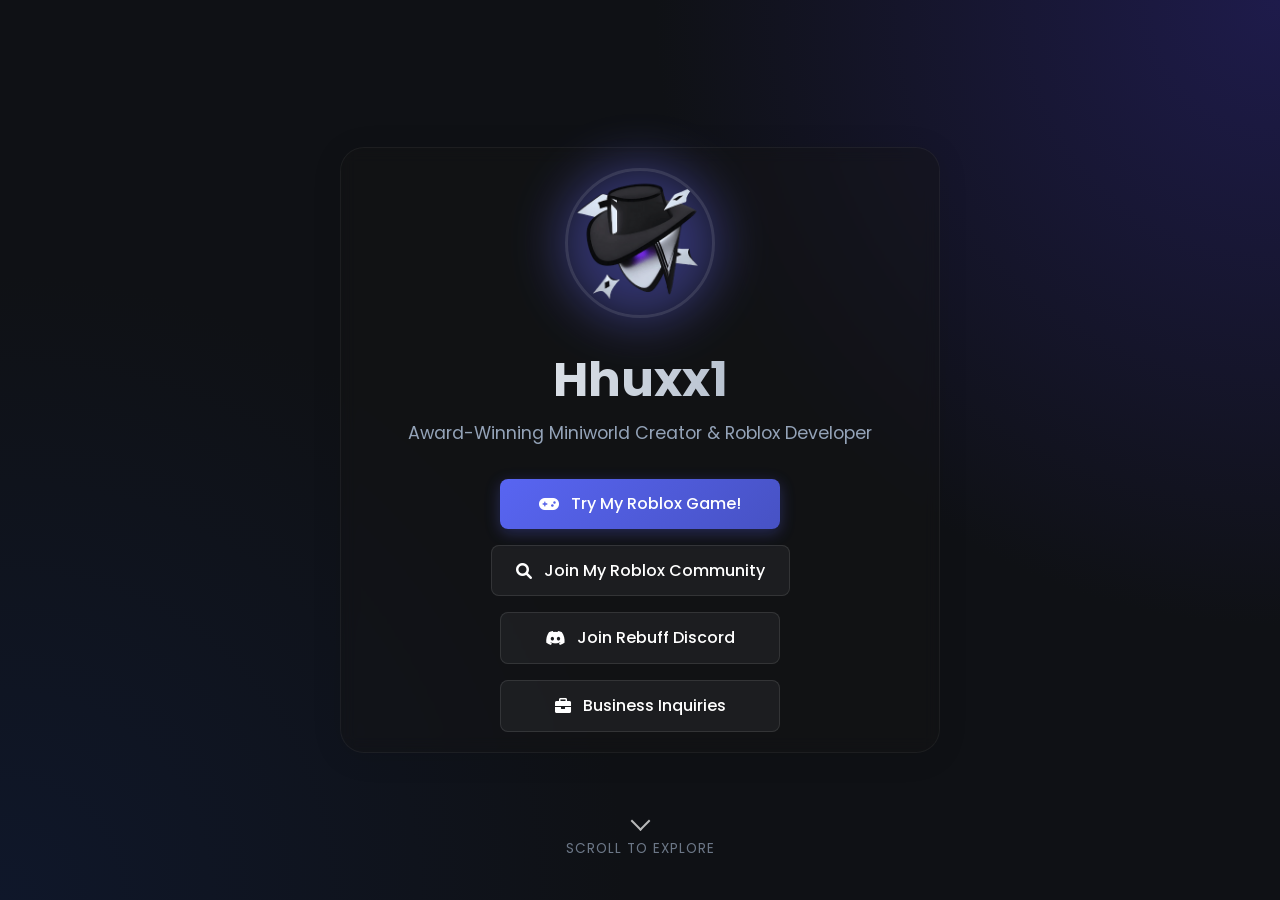
<file: index.html>
<!DOCTYPE html>
<html lang="en">
<head>
    <meta charset="UTF-8" />
    <meta name="viewport" content="width=device-width, initial-scale=1.0"/>
    <title>Hhuxx1 - Game Developer & Web Designer</title>
    <link rel="icon" href="/favicon.svg" type="image/svg+xml">
    <link rel="icon" href="/favicon.ico" type="image/x-icon">
    <link rel="stylesheet" href="style.css" />
    <link rel="stylesheet" href="https://cdnjs.cloudflare.com/ajax/libs/font-awesome/6.0.0-beta3/css/all.min.css"/>
    <link href="https://fonts.googleapis.com/css2?family=Poppins:wght@400;500;600;700&display=swap" rel="stylesheet"/>
    <script src="script.js" defer></script> 
</head>
<body>
    <main class="snap-container">
        
        <!-- Section 1: Hero/Profile -->
        <section class="section hero">
            <div class="glass-panel profile-container">
                <div class="profile-glow">
                    <img src="Hhuxx1.png" alt="Hhuxx1 Profile Picture" class="profile-img" />
                </div>
                <h1 class="name">Hhuxx1</h1>
                <p class="bio">Award-Winning Miniworld Creator & Roblox Developer</p>
                <div class="button-links">
                    <a href="https://www.roblox.com/games/105465952621899/Dont-Touch-Grass" target="_blank" class="button-link primary-btn"><i class="fa fa-gamepad"></i> Try My Roblox Game!</a>
                    <a href="https://www.roblox.com/communities/725119689/I-Love-You-3#!/about" target="_blank" class="button-link secondary-btn"><i class="fa fa-search"></i> Join My Roblox Community</a>
                    <a href="https://discord.gg/eAHaDUXW9a" target="_blank" class="button-link secondary-btn"><i class="fab fa-discord"></i> Join Rebuff Discord</a>
                    <a href="https://www.larksuite.com/invitation/page/add_contact/?token=08cm7c05-ddd8-4ec2-9392-9b8f3352e0bk" target="_blank" class="button-link secondary-btn"><i class="fas fa-briefcase"></i> Business Inquiries</a>
                </div>
            </div>
            <div class="scroll-indicator">
                <div class="arrow"></div>
                <span>Scroll to explore</span>
            </div>
        </section>

        <!-- Section 2: About/Career -->
        <section class="section about">
            <div class="glass-panel text-content">
                <h2>About Me</h2>
                <p>I began my game development journey in Miniworld, achieving 5-figure commercial success by the age of 16. Today, I'm bringing my expertise in game design, retention, and monetization to the Roblox platform, building highly engaging solo projects.</p>
                
                <h3 class="sub-heading mt-4"><i class="fas fa-code"></i> Web Development Services</h3>
                <p>Beyond gaming, I provide modern, responsive, and budget-friendly web development services tailored for small businesses—particularly within Indonesia. I build fully custom, easy-to-manage websites to help your brand establish a professional online presence without breaking the bank.</p>
            </div>
            <div class="scroll-indicator">
                <div class="arrow"></div>
            </div>
        </section>

        <!-- Section 3: Portfolio -->
        <section class="section portfolio">
            <h2>Portfolio & Projects</h2>
            <p class="subtitle">Swipe to view my highest-performing games and dev logs.</p>

            <div class="carousel-wrapper">
                <button class="carousel-arrow prev" aria-label="Previous card"><i class="fas fa-chevron-left"></i></button>
                
                <div class="carousel" id="portfolio-carousel">
                    <!-- Miniworld Cards -->
                    <div class="carousel-card glass-panel">
                        <h3>Miniworld Contest</h3>
                        <img src="/Thumb/CWR_Thumb.png" alt="Highest Revenue Map Preview" class="card-img" loading="lazy">
                        <p><strong>Highest Revenue Map</strong><br>Official 2024 Contest Winner</p>
                        <a href="https://youtube.com/@Hhuxx1" target="_blank" class="button-link small-btn"><i class="fab fa-youtube"></i> Watch Devlog</a>
                    </div>

                    <div class="carousel-card glass-panel">
                        <h3>Miniworld Contest</h3>
                        <img src="/Thumb/SRV_RAKE_Thumb.png" alt="Highest Retention Map Preview" class="card-img" loading="lazy">
                        <p><strong>Highest Retention Map</strong><br>Official 2024 Contest Winner</p>
                        <a href="https://youtube.com/@Hhuxx1" target="_blank" class="button-link small-btn"><i class="fab fa-youtube"></i> Watch Devlog</a>
                    </div>

                    <div class="carousel-card glass-panel">
                        <h3>Miniworld Contest</h3>
                        <img src="/Thumb/SPRUNKI2_Thumb.png" alt="Highest Playtime Map Preview" class="card-img" loading="lazy">
                        <p><strong>Highest Playtime Map</strong><br>Official 2024 Contest Winner</p>
                        <a href="https://youtube.com/@Hhuxx1" target="_blank" class="button-link small-btn"><i class="fab fa-youtube"></i> Watch Devlog</a>
                    </div>

                    <div class="carousel-card glass-panel">
                        <h3>Miniworld Awards</h3>
                        <img src="/Thumb/MW-Thumb.png" alt="Best Game Design Preview" class="card-img" loading="lazy">
                        <p><strong>Best Game Design</strong><br>Awarded in 2025</p>
                        <a href="https://youtube.com/@Hhuxx1" target="_blank" class="button-link small-btn"><i class="fab fa-youtube"></i> Watch Devlog</a>
                    </div>

                    <!-- Roblox Cards -->
                    <div class="carousel-card glass-panel">
                        <h3>Roblox @Hhuxx0</h3>
                        <img src="/Thumb/RBX-Thumb.png" alt="Roblox Preview" class="card-img" loading="lazy">
                        <p><strong>Do Not Touch Grass</strong><br>Upcoming fast-paced mountain Obby. Watch the dev logs!</p>
                        <a href="https://youtube.com/@Hhuxx0" target="_blank" class="button-link small-btn"><i class="fab fa-youtube"></i> Watch Gameplay</a>
                    </div>
                </div>

                <button class="carousel-arrow next" aria-label="Next card"><i class="fas fa-chevron-right"></i></button>
                <div class="carousel-dots" id="carousel-dots"></div>
            </div>
            
            <div class="scroll-indicator">
                <div class="arrow"></div>
            </div>
        </section>
        <!-- Section 4: Web App-->
        <section class="section small-webapp">
            <div class="glass-panel">
                <div class="webapp-content">
                    <h2>✨ Check out My Lightweight Web Apps</h2>
                    
                    <div class="app-grid">
                        <!-- App 1 -->
                        <a href="/BGRemover/" target="_blank" class="app-btn">
                            <div class="app-icon">🪄</div>
                            <div class="app-text">
                                <h3>Background Remover</h3>
                                <p>Tool to help remove background colors from images</p>
                            </div>
                        </a>

                        <!-- App 2 -->
                        <a href="/DefusalHexadecimalCode/" target="_blank" class="app-btn">
                            <div class="app-icon">🔐</div>
                            <div class="app-text">
                                <h3>Hexadecimal Coder</h3>
                                <p>Simple string encode & decode utility</p>
                            </div>
                        </a>

                        <!-- App 3 -->
                        <a href="/GradientApp/" target="_blank" class="app-btn">
                            <div class="app-icon">🌈</div>
                            <div class="app-text">
                                <h3>Gradient Generator</h3>
                                <p>Create and export beautiful Gradient PNGs</p>
                            </div>
                        </a>

                        <!-- App 4 -->
                        <a href="/TextureEditor/" class="app-btn">
                            <div class="app-icon">🖌️</div>
                            <div class="app-text">
                                <h3>Texture Editor</h3>
                                <p>Edit and manipulate image textures</p>
                            </div>
                        </a>

                        <!-- App 5 -->
                        <a href="/ImageResizer/" class="app-btn">
                            <div class="app-icon">🖼️</div>
                            <div class="app-text">
                                <h3>Image Resizer</h3>
                                <p>Generate multi-resolution game assets</p>
                            </div>
                        </a>

                        <!-- App 6 -->
                        <a href="Absensi-Test" class="app-btn">
                            <div class="app-icon">📋</div>
                            <div class="app-text">
                                <h3>Presence App Test</h3>
                                <p>Experimental attendance checking system</p>
                            </div>
                        </a>
                    </div>
                </div>
            </div>
        </section>
        <!-- Section 5: Contact & Connections -->
        <section class="section contact">
            <div class="glass-panel text-content qr-layout">
                <div class="contact-text">
                    <h2>Let's Connect</h2>
                    <p>Whether you want to discuss a custom website, collaborate on a Roblox game, or just talk dev—my doors are open.</p>
                    <ul class="contact-list">
                        <li><i class="fab fa-discord"></i> <strong>Community:</strong> Join the <a href="https://discord.gg/eAHaDUXW9a" target="_blank">Rebuff Discord</a></li>
                        <li><i class="fas fa-envelope"></i> <strong>Business:</strong> Send a request via my <a href="https://www.larksuite.com/invitation/page/add_contact/?token=08cm7c05-ddd8-4ec2-9392-9b8f3352e0bk" target="_blank">Larksuite Portal</a></li>
                    </ul>
                </div>
                
                <div class="qr-container">
                    <h3>My Roblox Profile</h3>
                    <div class="qr-bg">
                        <img src="MyProfileQR.png" alt="Scan to view Roblox Profile" loading="lazy" />
                    </div>
                    <p class="subtitle mt-2">Scan to connect in-game</p>
                </div>
            </div>
        </section>

    </main>
</body>
</html>
</file>
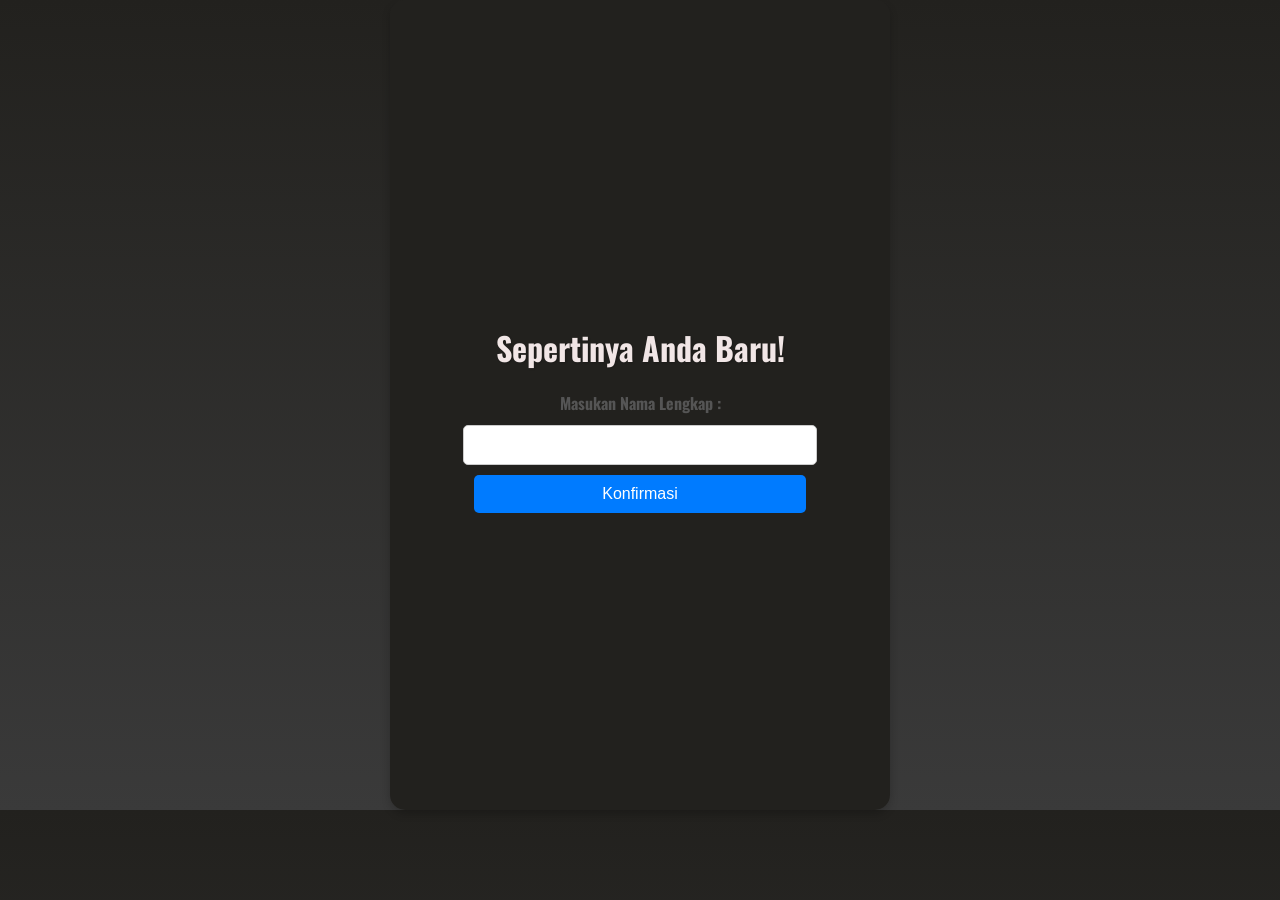
<file: Absensi-Demo/index.html>
<!DOCTYPE html>
<html>
    <head>
        <title>Presensi</title>
        <meta name="viewport" content="width=device-width, initial-scale=1.0, user-scalable=no">
        <link rel="stylesheet" type="text/css" href="style.css">
    </head>
    
    <body>
        <section></section>
        <script src="app.js"></script>
    </body>
</html>
</file>
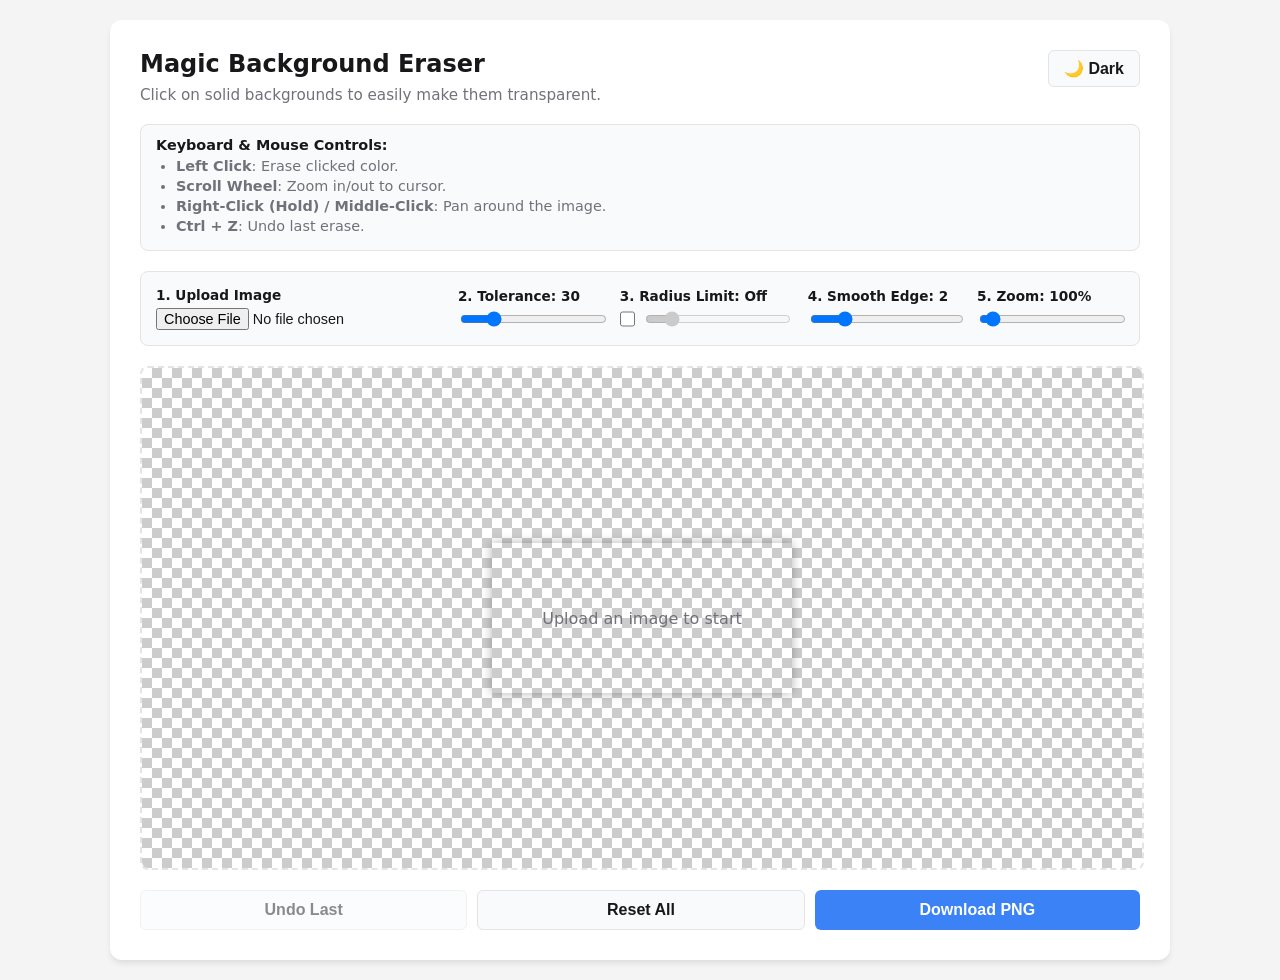
<file: BGRemover/index.html>
<!DOCTYPE html>
<html lang="en">
<head>
  <meta charset="UTF-8">
  <meta name="viewport" content="width=device-width, initial-scale=1.0">
  <title>Color-Click Background Remover</title>
  <style>
    :root {
      --bg-color: #f4f4f5;
      --card-bg: #ffffff;
      --text-main: #18181b;
      --text-muted: #71717a;
      --border-color: #e4e4e7;
      --accent: #3b82f6;
      --toolbar-bg: #f8fafc;
      --checker-dark: #ccc;
    }

    [data-theme="dark"] {
      --bg-color: #09090b;
      --card-bg: #18181b;
      --text-main: #f4f4f5;
      --text-muted: #a1a1aa;
      --border-color: #27272a;
      --toolbar-bg: #27272a;
      --checker-dark: #3f3f46;
    }
    
    body {
      font-family: system-ui, -apple-system, sans-serif;
      background-color: var(--bg-color);
      color: var(--text-main);
      display: flex;
      justify-content: center;
      align-items: center;
      min-height: 100vh;
      margin: 0;
      padding: 20px;
      box-sizing: border-box;
      transition: background-color 0.3s, color 0.3s;
    }

    .container {
      background: var(--card-bg);
      padding: 30px;
      border-radius: 12px;
      box-shadow: 0 4px 6px -1px rgba(0, 0, 0, 0.1);
      max-width: 1000px;
      width: 100%;
      display: grid;
      gap: 20px;
      transition: background-color 0.3s;
    }

    .header {
      display: flex;
      justify-content: space-between;
      align-items: flex-start;
    }

    .header-text h1 { margin: 0 0 8px 0; font-size: 1.5rem; }
    .header-text p { margin: 0; color: var(--text-muted); font-size: 0.95rem; }

    .instructions {
      background-color: var(--toolbar-bg);
      padding: 12px 15px;
      border-radius: 8px;
      border: 1px solid var(--border-color);
      font-size: 0.9rem;
    }
    .instructions h4 { margin: 0 0 5px 0; }
    .instructions ul { margin: 0; padding-left: 20px; color: var(--text-muted); }
    .instructions li { margin-bottom: 4px; }

    .toolbar {
      display: flex;
      gap: 15px;
      align-items: center;
      flex-wrap: wrap;
      background: var(--toolbar-bg);
      padding: 15px;
      border-radius: 8px;
      border: 1px solid var(--border-color);
    }

    .control-group {
      display: flex;
      flex-direction: column;
      gap: 5px;
      flex-grow: 1;
      min-width: 140px;
    }

    .control-row {
      display: flex;
      align-items: center;
      gap: 8px;
    }

    label { font-weight: 600; font-size: 0.85rem; }
    
    input[type="file"] { font-size: 0.9rem; color: var(--text-main); }
    input[type="range"] { width: 100%; cursor: pointer; }
    input[type="checkbox"] { cursor: pointer; width: 18px; height: 18px; margin: 0; }

    .canvas-container {
      width: 100%;
      height: 500px; 
      border: 2px dashed var(--border-color);
      border-radius: 8px;
      background-color: var(--card-bg);
      overflow: auto; 
      position: relative;
    }

    /* Fixed Layout: Changed to Grid with max-content so panning expands the scroll area correctly */
    .canvas-wrapper {
      display: grid;
      place-items: center;
      min-width: 100%;
      min-height: 100%;
      width: max-content;
      height: max-content;
      padding: 60px; /* Allows over-scrolling edges */
      box-sizing: border-box;
      background-image: 
        linear-gradient(45deg, var(--checker-dark) 25%, transparent 25%), 
        linear-gradient(135deg, var(--checker-dark) 25%, transparent 25%),
        linear-gradient(45deg, transparent 75%, var(--checker-dark) 75%),
        linear-gradient(135deg, transparent 75%, var(--checker-dark) 75%);
      background-size: 20px 20px;
      background-position: 0 0, 10px 0, 10px -10px, 0px 10px;
    }

    canvas {
      display: block;
      cursor: crosshair;
      box-shadow: 0 0 10px rgba(0,0,0,0.3);
    }

    .placeholder {
      position: absolute;
      top: 50%;
      left: 50%;
      transform: translate(-50%, -50%);
      color: var(--text-muted);
      pointer-events: none;
      font-weight: 500;
    }

    /* Visual brush radius ring */
    .brush-ring {
      position: fixed;
      border: 1px solid rgba(0, 0, 0, 0.7);
      border-radius: 50%;
      pointer-events: none;
      transform: translate(-50%, -50%);
      display: none;
      box-shadow: 0 0 0 1px rgba(255, 255, 255, 0.7); 
      z-index: 100;
    }

    .actions {
      display: flex;
      gap: 10px;
      flex-wrap: wrap;
    }

    button {
      background-color: var(--accent);
      color: white;
      border: none;
      padding: 10px 20px;
      border-radius: 6px;
      font-size: 1rem;
      font-weight: 600;
      cursor: pointer;
      transition: background-color 0.2s, opacity 0.2s;
      flex: 1;
      white-space: nowrap;
    }

    button:hover:not(:disabled) { background-color: #2563eb; }
    
    button.secondary { 
      background-color: var(--toolbar-bg); 
      color: var(--text-main); 
      border: 1px solid var(--border-color);
    }
    button.secondary:hover:not(:disabled) { background-color: var(--border-color); }
    button:disabled { opacity: 0.5; cursor: not-allowed; }

  </style>
</head>
<body>

  <div class="container">
    <div class="header">
      <div class="header-text">
        <h1>Magic Background Eraser</h1>
        <p>Click on solid backgrounds to easily make them transparent.</p>
      </div>
      <button class="secondary" id="themeToggle" style="flex: 0; padding: 8px 15px;">🌙 Dark</button>
    </div>

    <div class="instructions">
      <h4>Keyboard & Mouse Controls:</h4>
      <ul>
        <li><strong>Left Click</strong>: Erase clicked color.</li>
        <li><strong>Scroll Wheel</strong>: Zoom in/out to cursor.</li>
        <li><strong>Right-Click (Hold) / Middle-Click</strong>: Pan around the image.</li>
        <li><strong>Ctrl + Z</strong>: Undo last erase.</li>
      </ul>
    </div>

    <div class="toolbar">
      <div class="control-group">
        <label for="imageUpload">1. Upload Image</label>
        <input type="file" id="imageUpload" accept="image/*">
      </div>
      
      <div class="control-group">
        <label for="tolerance">2. Tolerance: <span id="tolValue">30</span></label>
        <input type="range" id="tolerance" min="0" max="150" value="30">
      </div>

      <div class="control-group">
        <label>3. Radius Limit: <span id="radValue">Off</span></label>
        <div class="control-row">
          <input type="checkbox" id="useRadius" title="Enable to limit erasure to a specific circle size">
          <input type="range" id="radiusSize" min="2" max="1000" value="150" disabled>
        </div>
      </div>

      <div class="control-group">
        <label for="smoothness">4. Smooth Edge: <span id="smoothValue">2</span></label>
        <input type="range" id="smoothness" min="0" max="10" value="2">
      </div>

      <div class="control-group">
        <label for="zoom">5. Zoom: <span id="zoomValue">100%</span></label>
        <input type="range" id="zoom" min="10" max="2000" value="100">
      </div>
    </div>

    <div class="canvas-container" id="canvasContainer">
      <div class="placeholder" id="placeholder">Upload an image to start</div>
      <div class="canvas-wrapper" id="canvasWrapper">
        <canvas id="editorCanvas"></canvas>
      </div>
    </div>
    
    <div id="brushRing" class="brush-ring"></div>

    <div class="actions">
      <button class="secondary" id="undoBtn" onclick="undoStep()" disabled>Undo Last</button>
      <button class="secondary" onclick="resetImage()">Reset All</button>
      <button onclick="downloadPNG()">Download PNG</button>
    </div>
  </div>

  <script>
    const canvas = document.getElementById('editorCanvas');
    const ctx = canvas.getContext('2d', { willReadFrequently: true });
    const upload = document.getElementById('imageUpload');
    
    // UI Elements
    const toleranceSlider = document.getElementById('tolerance');
    const tolValue = document.getElementById('tolValue');
    const zoomSlider = document.getElementById('zoom');
    const zoomValue = document.getElementById('zoomValue');
    const useRadiusCb = document.getElementById('useRadius');
    const radiusSize = document.getElementById('radiusSize');
    const radValue = document.getElementById('radValue');
    const smoothness = document.getElementById('smoothness');
    const smoothValue = document.getElementById('smoothValue');
    const brushRing = document.getElementById('brushRing');
    
    const placeholder = document.getElementById('placeholder');
    const undoBtn = document.getElementById('undoBtn');
    const canvasContainer = document.getElementById('canvasContainer');
    const themeToggle = document.getElementById('themeToggle');
    
    let originalImage = null;
    let baseScale = 1; 
    let currentScaleMultiplier = 1;
    
    // History Array for Undo
    const history = [];
    const maxHistory = 10; 

    // --- 1. Basic Events & Theme ---
    themeToggle.addEventListener('click', () => {
      const isDark = document.documentElement.getAttribute('data-theme') === 'dark';
      if (isDark) {
        document.documentElement.removeAttribute('data-theme');
        themeToggle.textContent = '🌙 Dark';
      } else {
        document.documentElement.setAttribute('data-theme', 'dark');
        themeToggle.textContent = '☀️ Light';
      }
    });

    upload.addEventListener('change', (e) => {
      const file = e.target.files[0];
      if (!file) return;
      const reader = new FileReader();
      reader.onload = (event) => {
        const img = new Image();
        img.onload = () => {
          canvas.width = img.width;
          canvas.height = img.height;
          ctx.drawImage(img, 0, 0);
          
          originalImage = img;
          placeholder.style.display = 'none';
          history.length = 0;
          undoBtn.disabled = true;

          const scaleX = (canvasContainer.clientWidth - 100) / img.width;
          const scaleY = (canvasContainer.clientHeight - 100) / img.height;
          baseScale = Math.min(scaleX, scaleY);
          if (baseScale > 1) baseScale = 1; 

          zoomSlider.value = 100;
          zoomValue.textContent = '100%';
          applyZoom();
        };
        img.src = event.target.result;
      };
      reader.readAsDataURL(file);
    });

    // --- 2. UI Updates ---
    toleranceSlider.addEventListener('input', (e) => tolValue.textContent = e.target.value);
    smoothness.addEventListener('input', (e) => smoothValue.textContent = e.target.value);
    
    useRadiusCb.addEventListener('change', (e) => {
      radiusSize.disabled = !e.target.checked;
      radValue.textContent = e.target.checked ? radiusSize.value + 'px' : 'Off';
      brushRing.style.display = e.target.checked && originalImage ? 'block' : 'none';
    });
    
    radiusSize.addEventListener('input', (e) => {
      radValue.textContent = e.target.value + 'px';
      updateBrushRingPosition();
    });

    zoomSlider.addEventListener('input', (e) => {
      zoomValue.textContent = e.target.value + '%';
      applyZoom();
    });

    function applyZoom() {
      if (!originalImage) return;
      currentScaleMultiplier = baseScale * (parseInt(zoomSlider.value) / 100);
      canvas.style.width = `${canvas.width * currentScaleMultiplier}px`;
      canvas.style.height = `${canvas.height * currentScaleMultiplier}px`;
      updateBrushRingPosition();
    }

    // --- 3. Keyboard Undo & State Management ---
    document.addEventListener('keydown', (e) => {
      if ((e.ctrlKey || e.metaKey) && e.key.toLowerCase() === 'z') {
        e.preventDefault();
        if (!undoBtn.disabled) undoStep();
      }
    });

    function saveState() {
      history.push(ctx.getImageData(0, 0, canvas.width, canvas.height));
      if (history.length > maxHistory) history.shift();
      undoBtn.disabled = false;
    }

    function undoStep() {
      if (history.length > 0) {
        const previousState = history.pop();
        ctx.putImageData(previousState, 0, 0);
        if (history.length === 0) undoBtn.disabled = true;
      }
    }

    function resetImage() {
      if (originalImage) {
        saveState(); 
        ctx.clearRect(0, 0, canvas.width, canvas.height);
        ctx.drawImage(originalImage, 0, 0);
      }
    }

    // --- 4. Interactive Zooming, Panning & Brush Ring ---
    canvasContainer.addEventListener('wheel', (e) => {
      if (!originalImage) return;
      e.preventDefault(); 
      const zoomStep = 10;
      let currentZoom = parseInt(zoomSlider.value);
      const rect = canvasContainer.getBoundingClientRect();
      const mouseX = e.clientX - rect.left;
      const mouseY = e.clientY - rect.top;

      const scrollRatioX = (canvasContainer.scrollLeft + mouseX) / canvasContainer.scrollWidth;
      const scrollRatioY = (canvasContainer.scrollTop + mouseY) / canvasContainer.scrollHeight;

      if (e.deltaY < 0) currentZoom = Math.min(parseInt(zoomSlider.max), currentZoom + zoomStep);
      else currentZoom = Math.max(parseInt(zoomSlider.min), currentZoom - zoomStep);

      zoomSlider.value = currentZoom;
      zoomValue.textContent = currentZoom + '%';
      applyZoom();

      canvasContainer.scrollLeft = (scrollRatioX * canvasContainer.scrollWidth) - mouseX;
      canvasContainer.scrollTop = (scrollRatioY * canvasContainer.scrollHeight) - mouseY;
      updateBrushRingPosition(e);
    }, { passive: false });

    // Brush Ring Visualizer Logic
    let lastMouseEvt = null;
    window.addEventListener('mousemove', (e) => {
      lastMouseEvt = e;
      updateBrushRingPosition(e);
    });

    function updateBrushRingPosition(e = lastMouseEvt) {
      if (!e || !originalImage || !useRadiusCb.checked || e.target !== canvas) {
        brushRing.style.display = 'none';
        return;
      }
      brushRing.style.display = 'block';
      const visualRadius = parseInt(radiusSize.value) * currentScaleMultiplier;
      brushRing.style.width = `${visualRadius * 2}px`;
      brushRing.style.height = `${visualRadius * 2}px`;
      brushRing.style.left = `${e.clientX}px`;
      brushRing.style.top = `${e.clientY}px`;
    }

    // Panning
    let isDragging = false;
    let startX, startY, startScrollLeft, startScrollTop;
    canvasContainer.addEventListener('contextmenu', e => e.preventDefault());

    canvasContainer.addEventListener('mousedown', (e) => {
      if (e.button === 1 || e.button === 2) { 
        isDragging = true;
        canvasContainer.style.cursor = 'grabbing';
        startX = e.pageX - canvasContainer.offsetLeft;
        startY = e.pageY - canvasContainer.offsetTop;
        startScrollLeft = canvasContainer.scrollLeft;
        startScrollTop = canvasContainer.scrollTop;
      }
    });

    window.addEventListener('mouseup', (e) => {
      if (isDragging && (e.button === 1 || e.button === 2)) {
        isDragging = false;
        canvasContainer.style.cursor = 'default';
      }
    });

    canvasContainer.addEventListener('mousemove', (e) => {
      if (!isDragging) return;
      e.preventDefault();
      const x = e.pageX - canvasContainer.offsetLeft;
      const y = e.pageY - canvasContainer.offsetTop;
      canvasContainer.scrollLeft = startScrollLeft - (x - startX);
      canvasContainer.scrollTop = startScrollTop - (y - startY);
    });

    // --- 5. Advanced Eraser Algorithm (Flood Fill + Radius + Smooth Mask) ---
    canvas.addEventListener('mousedown', (e) => {
      if (!originalImage || e.button !== 0) return; 

      const rect = canvas.getBoundingClientRect();
      const scaleX = canvas.width / rect.width;
      const scaleY = canvas.height / rect.height;
      const startX = Math.floor((e.clientX - rect.left) * scaleX);
      const startY = Math.floor((e.clientY - rect.top) * scaleY);
      
      performErase(startX, startY);
    });

    function performErase(startX, startY) {
      const imgData = ctx.getImageData(0, 0, canvas.width, canvas.height);
      const data = imgData.data;
      const width = canvas.width;
      const height = canvas.height;

      const startIndex = (startY * width + startX) * 4;
      const targetR = data[startIndex];
      const targetG = data[startIndex + 1];
      const targetB = data[startIndex + 2];
      const targetA = data[startIndex + 3];

      if (targetA === 0) return; 

      saveState();

      const tolerance = parseInt(toleranceSlider.value);
      const useRadius = useRadiusCb.checked;
      const maxRadius = parseInt(radiusSize.value);
      
      // Mask tracks erased pixels: 255 = erased, 0 = keep
      const mask = new Uint8Array(width * height);

      function colorMatch(x, y) {
        if (x < 0 || x >= width || y < 0 || y >= height) return false;
        if (mask[y * width + x] === 255) return false; 
        
        if (useRadius) {
          if (Math.hypot(x - startX, y - startY) > maxRadius) return false;
        }

        const idx = (y * width + x) * 4;
        if (data[idx + 3] === 0) return false; 

        const r = data[idx];
        const g = data[idx + 1];
        const b = data[idx + 2];
        const dist = Math.sqrt(Math.pow(r - targetR, 2) + Math.pow(g - targetG, 2) + Math.pow(b - targetB, 2));

        return dist <= tolerance;
      }

      const pixelStack = [[startX, startY]];

      while (pixelStack.length > 0) {
        let [currentX, currentY] = pixelStack.pop();

        while (currentY >= 0 && colorMatch(currentX, currentY)) {
          currentY--;
        }
        currentY++;

        let reachLeft = false, reachRight = false;

        while (currentY < height && colorMatch(currentX, currentY)) {
          mask[currentY * width + currentX] = 255; // Write to mask

          if (currentX > 0) {
            if (colorMatch(currentX - 1, currentY)) {
              if (!reachLeft) {
                pixelStack.push([currentX - 1, currentY]);
                reachLeft = true;
              }
            } else reachLeft = false;
          }

          if (currentX < width - 1) {
            if (colorMatch(currentX + 1, currentY)) {
              if (!reachRight) {
                pixelStack.push([currentX + 1, currentY]);
                reachRight = true;
              }
            } else reachRight = false;
          }

          currentY++;
        }
      }

      // Smooth mask edges using Separable Box Blur
      const smoothRad = parseInt(smoothness.value);
      if (smoothRad > 0) {
        const temp = new Uint8Array(mask.length);
        
        // Horizontal Pass
        for (let y = 0; y < height; y++) {
          for (let x = 0; x < width; x++) {
            let sum = 0, count = 0;
            for (let k = -smoothRad; k <= smoothRad; k++) {
              let nx = x + k;
              if (nx >= 0 && nx < width) {
                sum += mask[y * width + nx];
                count++;
              }
            }
            temp[y * width + x] = sum / count;
          }
        }
        // Vertical Pass
        for (let x = 0; x < width; x++) {
          for (let y = 0; y < height; y++) {
            let sum = 0, count = 0;
            for (let k = -smoothRad; k <= smoothRad; k++) {
              let ny = y + k;
              if (ny >= 0 && ny < height) {
                sum += temp[ny * width + x];
                count++;
              }
            }
            mask[y * width + x] = sum / count;
          }
        }
      }

      // Apply Final Mask against the image Alpha
      for (let i = 0; i < mask.length; i++) {
        if (mask[i] > 0) {
          const alphaIdx = i * 4 + 3;
          const removeRatio = mask[i] / 255; // Converts 0-255 back to 0.0 - 1.0 logic
          data[alphaIdx] = Math.max(0, data[alphaIdx] - (data[alphaIdx] * removeRatio));
        }
      }

      ctx.putImageData(imgData, 0, 0);
    }

    // --- 6. Downloading ---
    function downloadPNG() {
      if (!originalImage) return alert('Please upload an image first.');
      const link = document.createElement('a');
      link.download = `magic-cutout-${Date.now()}.png`;
      link.href = canvas.toDataURL('image/png');
      link.click();
    }
  </script>
</body>
</html>
</file>
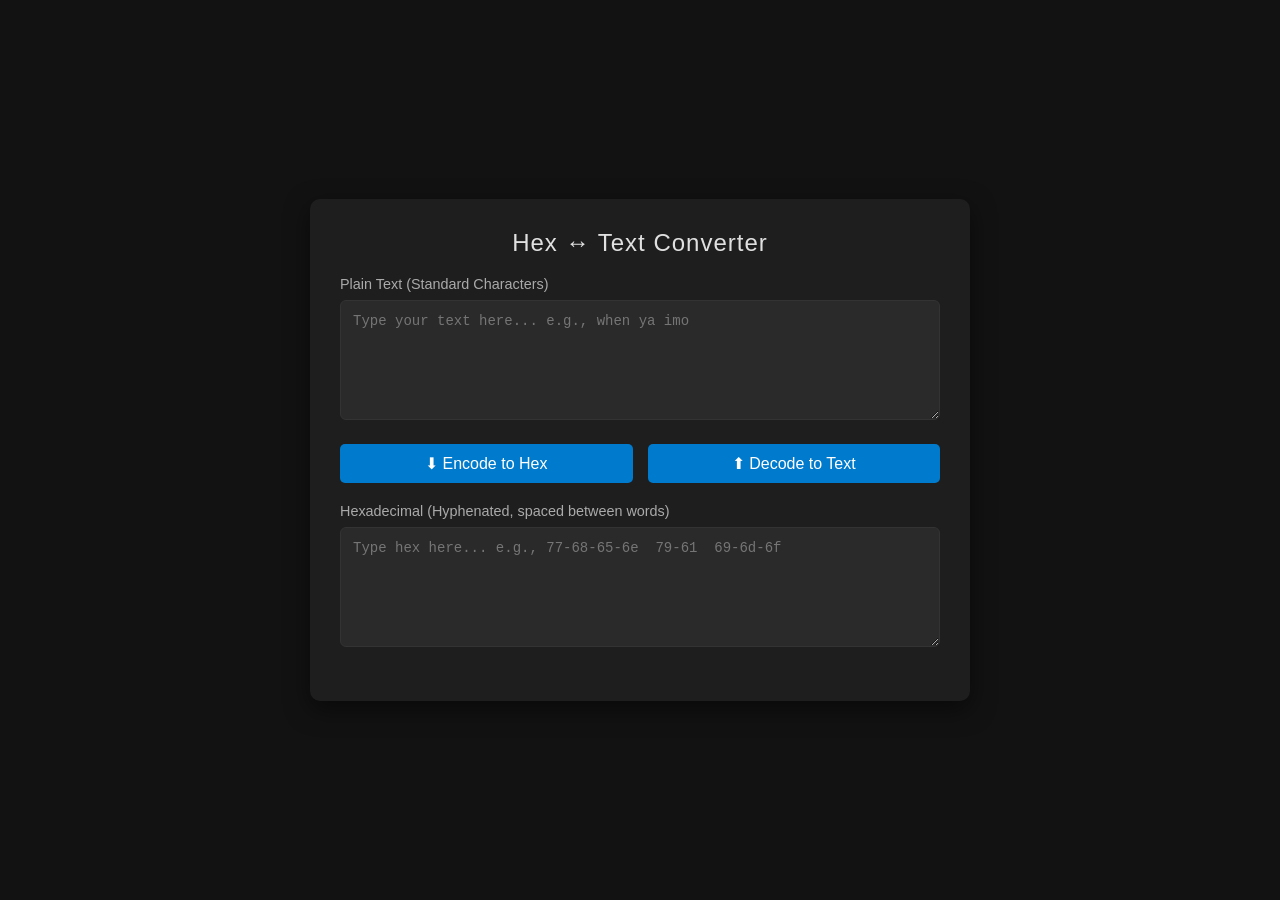
<file: DefusalHexadecimalCode/index.html>
<!DOCTYPE html>
<html lang="en">
<head>
    <meta charset="UTF-8">
    <meta name="viewport" content="width=device-width, initial-scale=1.0">
    <title>Hex Encoder / Decoder</title>
    <style>
        :root {
            --bg-color: #121212;
            --container-bg: #1e1e1e;
            --text-color: #e0e0e0;
            --border-color: #333;
            --accent-color: #007acc;
            --accent-hover: #005f99;
        }

        body {
            font-family: 'Segoe UI', Tahoma, Geneva, Verdana, sans-serif;
            background-color: var(--bg-color);
            color: var(--text-color);
            display: flex;
            justify-content: center;
            align-items: center;
            min-height: 100vh;
            margin: 0;
            padding: 20px;
            box-sizing: border-box;
        }

        .container {
            background-color: var(--container-bg);
            padding: 30px;
            border-radius: 10px;
            box-shadow: 0 8px 24px rgba(0, 0, 0, 0.5);
            width: 100%;
            max-width: 600px;
        }

        h2 {
            margin-top: 0;
            text-align: center;
            font-weight: 500;
            letter-spacing: 1px;
        }

        .input-group {
            margin-bottom: 20px;
        }

        label {
            display: block;
            margin-bottom: 8px;
            font-size: 0.9em;
            color: #aaa;
        }

        textarea {
            width: 100%;
            height: 120px;
            background-color: #2a2a2a;
            color: #fff;
            border: 1px solid var(--border-color);
            border-radius: 6px;
            padding: 12px;
            font-family: 'Courier New', Courier, monospace;
            font-size: 14px;
            resize: vertical;
            box-sizing: border-box;
            transition: border-color 0.2s;
        }

        textarea:focus {
            outline: none;
            border-color: var(--accent-color);
        }

        .controls {
            display: flex;
            gap: 15px;
            justify-content: center;
            margin: 20px 0;
        }

        button {
            background-color: var(--accent-color);
            color: white;
            border: none;
            padding: 10px 20px;
            border-radius: 5px;
            font-size: 16px;
            cursor: pointer;
            transition: background-color 0.2s;
            flex: 1;
        }

        button:hover {
            background-color: var(--accent-hover);
        }

        .error {
            color: #ff5555;
            font-size: 0.85em;
            margin-top: 5px;
            display: none;
        }
    </style>
</head>
<body>

    <div class="container">
        <h2>Hex ↔ Text Converter</h2>
        
        <div class="input-group">
            <label for="textInput">Plain Text (Standard Characters)</label>
            <textarea id="textInput" placeholder="Type your text here... e.g., when ya imo"></textarea>
        </div>

        <div class="controls">
            <button onclick="encodeText()">⬇ Encode to Hex</button>
            <button onclick="decodeHex()">⬆ Decode to Text</button>
        </div>

        <div class="input-group">
            <label for="hexInput">Hexadecimal (Hyphenated, spaced between words)</label>
            <textarea id="hexInput" placeholder="Type hex here... e.g., 77-68-65-6e  79-61  69-6d-6f"></textarea>
            <div id="errorMessage" class="error">Invalid Hex format detected.</div>
        </div>
    </div>

    <script>
        // Encodes plain text into hyphenated hex, with double spaces separating words
        function encodeText() {
            const text = document.getElementById('textInput').value;
            if (!text) {
                document.getElementById('hexInput').value = '';
                return;
            }

            // Split text by spaces to preserve word groupings
            const words = text.split(' ');
            
            const encodedWords = words.map(word => {
                // Convert each character in the word to a 2-digit hex string and join with hyphens
                return Array.from(word).map(char => {
                    return char.charCodeAt(0).toString(16).padStart(2, '0');
                }).join('-');
            });

            // Join the encoded words with a double space
            document.getElementById('hexInput').value = encodedWords.join('  ');
            hideError();
        }

        // Decodes hyphenated hex back into plain text
        function decodeHex() {
            const hex = document.getElementById('hexInput').value.trim();
            if (!hex) {
                document.getElementById('textInput').value = '';
                return;
            }

            try {
                // Split the input by spaces (handles single, double, or multiple spaces)
                const hexWords = hex.split(/\s+/);
                
                const decodedWords = hexWords.map(word => {
                    // Split the hyphenated word into individual hex codes
                    return word.split('-').map(hexCode => {
                        if (hexCode === '') return '';
                        // Parse hex to integer, then to character
                        const charCode = parseInt(hexCode, 16);
                        if (isNaN(charCode)) throw new Error('Invalid Hex');
                        return String.fromCharCode(charCode);
                    }).join('');
                });

                // Join the decoded words with a single space
                document.getElementById('textInput').value = decodedWords.join(' ');
                hideError();
            } catch (e) {
                showError();
            }
        }

        function showError() {
            document.getElementById('errorMessage').style.display = 'block';
        }

        function hideError() {
            document.getElementById('errorMessage').style.display = 'none';
        }
    </script>
</body>
</html>
</file>
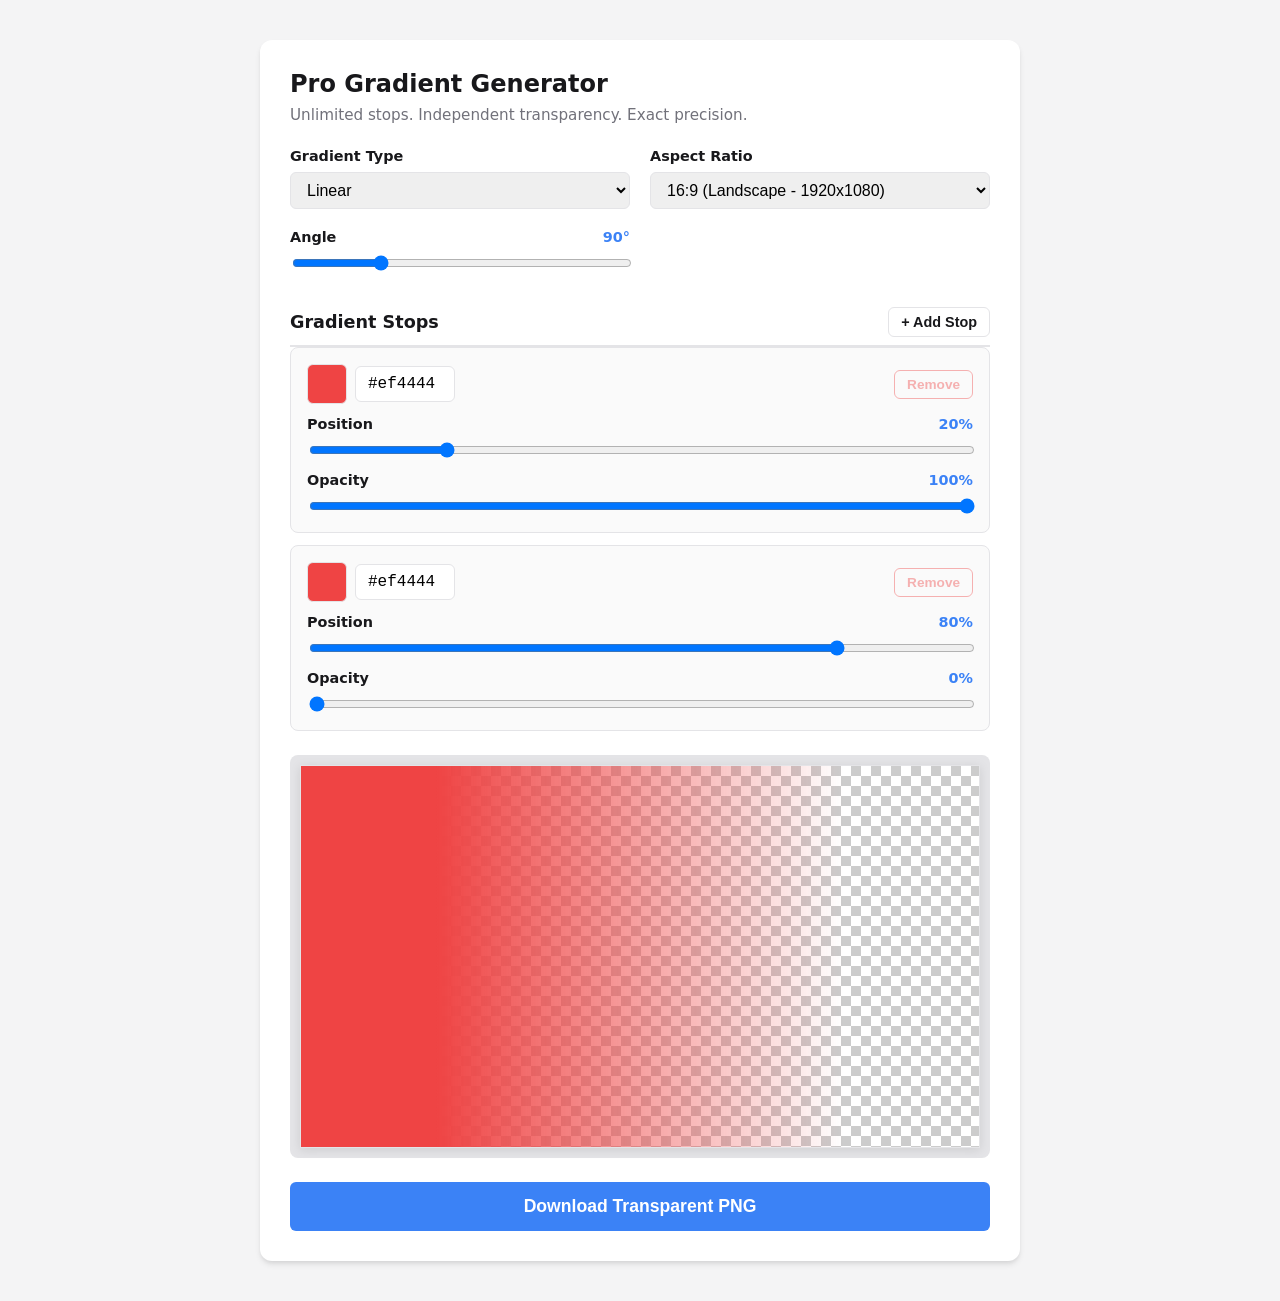
<file: GradientApp/index.html>
<!DOCTYPE html>
<html lang="en">
<head>
  <meta charset="UTF-8">
  <meta name="viewport" content="width=device-width, initial-scale=1.0">
  <title>Pro Gradient Generator - Multi-Stop</title>
  <style>
    :root {
      --bg-color: #f4f4f5;
      --card-bg: #ffffff;
      --text-main: #18181b;
      --border-color: #e4e4e7;
      --accent: #3b82f6;
      --accent-hover: #2563eb;
      --danger: #ef4444;
      --danger-hover: #fee2e2;
    }
    
    body {
      font-family: system-ui, -apple-system, sans-serif;
      background-color: var(--bg-color);
      color: var(--text-main);
      display: flex;
      justify-content: center;
      /* Changed to flex-start with margin so tall panels don't get cut off at the top */
      align-items: flex-start;
      min-height: 100vh;
      margin: 0;
      padding: 40px 20px;
      box-sizing: border-box;
    }

    .container {
      background: var(--card-bg);
      padding: 30px;
      border-radius: 12px;
      box-shadow: 0 4px 6px -1px rgba(0, 0, 0, 0.1), 0 2px 4px -1px rgba(0, 0, 0, 0.06);
      max-width: 700px;
      width: 100%;
      display: grid;
      gap: 24px;
    }

    .header h1 {
      margin: 0 0 8px 0;
      font-size: 1.5rem;
    }
    
    .header p {
      margin: 0;
      color: #71717a;
      font-size: 0.95rem;
    }

    .controls {
      display: grid;
      grid-template-columns: 1fr 1fr;
      gap: 20px;
    }

    .control-group {
      display: flex;
      flex-direction: column;
      gap: 8px;
    }

    .hidden {
      display: none !important;
    }

    label {
      font-weight: 600;
      font-size: 0.9rem;
      display: flex;
      justify-content: space-between;
    }
    
    label span.val {
      color: var(--accent);
    }

    input[type="text"], select {
      width: 100%;
      padding: 8px 12px;
      border: 1px solid var(--border-color);
      border-radius: 6px;
      font-size: 1rem;
      box-sizing: border-box;
    }

    input[type="text"] {
      font-family: monospace;
    }

    input[type="color"] {
      width: 40px;
      height: 40px;
      padding: 0;
      border: none;
      border-radius: 6px;
      cursor: pointer;
      flex-shrink: 0;
    }
    
    input[type="color"]::-webkit-color-swatch-wrapper { padding: 0; }
    input[type="color"]::-webkit-color-swatch { border: 1px solid var(--border-color); border-radius: 6px; }

    input[type="range"] {
      width: 100%;
      cursor: pointer;
    }

    /* --- Multi-Stop CSS --- */
    .section-title {
      font-size: 1.1rem;
      font-weight: 700;
      margin-top: 10px;
      border-bottom: 2px solid var(--border-color);
      padding-bottom: 8px;
      display: flex;
      justify-content: space-between;
      align-items: center;
    }

    .stop-list {
      display: flex;
      flex-direction: column;
      gap: 12px;
    }

    .stop-card {
      background: #fafafa;
      border: 1px solid var(--border-color);
      border-radius: 8px;
      padding: 16px;
      display: flex;
      flex-direction: column;
      gap: 12px;
    }

    .stop-header {
      display: flex;
      justify-content: space-between;
      align-items: center;
    }

    .input-row {
      display: flex;
      gap: 8px;
      align-items: center;
    }

    /* --- Canvas & Buttons --- */
    .canvas-wrapper {
      width: 100%;
      display: flex;
      justify-content: center;
      background: #e4e4e7;
      border-radius: 8px;
      padding: 10px;
      box-sizing: border-box;
    }

    .canvas-container {
      width: 100%;
      border: 1px solid var(--border-color);
      box-shadow: 0 2px 10px rgba(0,0,0,0.1);
      background-image: 
        linear-gradient(45deg, #ccc 25%, transparent 25%), 
        linear-gradient(135deg, #ccc 25%, transparent 25%),
        linear-gradient(45deg, transparent 75%, #ccc 75%),
        linear-gradient(135deg, transparent 75%, #ccc 75%);
      background-size: 20px 20px;
      background-position: 0 0, 10px 0, 10px -10px, 0px 10px;
      background-color: #fff;
      overflow: hidden;
      display: flex;
    }

    canvas {
      width: 100%;
      height: 100%;
      display: block;
      object-fit: contain;
    }

    button {
      background-color: var(--accent);
      color: white;
      border: none;
      padding: 10px 16px;
      border-radius: 6px;
      font-size: 1rem;
      font-weight: 600;
      cursor: pointer;
      transition: all 0.2s;
    }

    button:hover { background-color: var(--accent-hover); }

    .btn-secondary {
      background-color: var(--card-bg);
      color: var(--text-main);
      border: 1px solid var(--border-color);
      font-size: 0.9rem;
      padding: 6px 12px;
    }
    .btn-secondary:hover { background-color: var(--border-color); }

    .btn-danger {
      background-color: transparent;
      color: var(--danger);
      border: 1px solid var(--danger);
      padding: 6px 12px;
      font-size: 0.85rem;
    }
    .btn-danger:hover { background-color: var(--danger-hover); }
    .btn-danger:disabled { opacity: 0.4; cursor: not-allowed; }

    .primary-download { width: 100%; padding: 14px; font-size: 1.1rem; }
  </style>
</head>
<body>

  <div class="container">
    <div class="header">
      <h1>Pro Gradient Generator</h1>
      <p>Unlimited stops. Independent transparency. Exact precision.</p>
    </div>

    <!-- General Settings -->
    <div class="controls">
      <div class="control-group">
        <label for="typeSelect">Gradient Type</label>
        <select id="typeSelect">
          <option value="linear">Linear</option>
          <option value="radial">Radial (Circle)</option>
        </select>
      </div>

      <div class="control-group">
        <label for="ratioSelect">Aspect Ratio</label>
        <select id="ratioSelect">
          <option value="1920x1080">16:9 (Landscape - 1920x1080)</option>
          <option value="1080x1920">9:16 (Portrait - 1080x1920)</option>
          <option value="1080x1080">1:1 (Square - 1080x1080)</option>
          <option value="1440x1080">4:3 (Standard - 1440x1080)</option>
        </select>
      </div>

      <!-- Linear Controls -->
      <div class="control-group" id="linearConfig">
        <label for="angleSlider">Angle <span class="val" id="angleValue">90°</span></label>
        <input type="range" id="angleSlider" min="0" max="360" value="90">
      </div>

      <!-- Radial Controls (Hidden by default) -->
      <div class="control-group hidden" id="radialConfig">
        <label for="radialDirSelect">Radial Direction</label>
        <select id="radialDirSelect">
          <option value="in-out">Inner to Outer</option>
          <option value="out-in">Outer to Inner</option>
        </select>
      </div>
    </div>

    <!-- Multi-Stop Configuration -->
    <div>
      <div class="section-title">
        <span>Gradient Stops</span>
        <button class="btn-secondary" id="addStopBtn">+ Add Stop</button>
      </div>
      <div class="stop-list" id="stopsList">
        <!-- Stop Cards Generated by JS -->
      </div>
    </div>

    <!-- Output -->
    <div class="canvas-wrapper">
      <div class="canvas-container" id="canvasContainer" style="aspect-ratio: 16/9;">
        <canvas id="gradientCanvas" width="1920" height="1080"></canvas>
      </div>
    </div>

    <button class="primary-download" onclick="downloadPNG()">Download Transparent PNG</button>
  </div>

  <script>
    const canvas = document.getElementById('gradientCanvas');
    const ctx = canvas.getContext('2d');
    const canvasContainer = document.getElementById('canvasContainer');
    
    const typeSelect = document.getElementById('typeSelect');
    const ratioSelect = document.getElementById('ratioSelect');
    const linearConfig = document.getElementById('linearConfig');
    const angleSlider = document.getElementById('angleSlider');
    const angleValue = document.getElementById('angleValue');
    const radialConfig = document.getElementById('radialConfig');
    const radialDirSelect = document.getElementById('radialDirSelect');
    const stopsList = document.getElementById('stopsList');
    const addStopBtn = document.getElementById('addStopBtn');

    // State Management for Unlimited Stops
    // We start with 2 default stops
    let stops = [
      { id: Date.now(), hex: '#ef4444', alpha: 100, pos: 20 },
      { id: Date.now() + 1, hex: '#ef4444', alpha: 0, pos: 80 }
    ];

    function hexToRgb(hex) {
      hex = hex.replace(/^#/, '');
      if (hex.length === 3) hex = hex.split('').map(char => char + char).join('');
      const bigint = parseInt(hex, 16);
      return { r: (bigint >> 16) & 255, g: (bigint >> 8) & 255, b: bigint & 255 };
    }

    // Render the Stop Settings UI
    function renderStopsUI() {
      stopsList.innerHTML = '';
      stops.forEach((stop, index) => {
        const isDeleteDisabled = stops.length <= 2 ? 'disabled' : '';
        
        const card = document.createElement('div');
        card.className = 'stop-card';
        card.dataset.id = stop.id;
        
        card.innerHTML = `
          <div class="stop-header">
            <div class="input-row">
              <input type="color" class="stop-color" value="${stop.hex}">
              <input type="text" class="stop-hex" value="${stop.hex}" maxlength="7" style="width: 100px;">
            </div>
            <button class="btn-danger remove-btn" ${isDeleteDisabled}>Remove</button>
          </div>
          <div class="control-group">
            <label>Position <span class="val">${stop.pos}%</span></label>
            <input type="range" class="stop-pos" min="0" max="100" value="${stop.pos}">
          </div>
          <div class="control-group">
            <label>Opacity <span class="val">${stop.alpha}%</span></label>
            <input type="range" class="stop-alpha" min="0" max="100" value="${stop.alpha}">
          </div>
        `;
        stopsList.appendChild(card);
      });
    }

    // Main rendering function for the Canvas
    function renderGradient() {
      const [w, h] = ratioSelect.value.split('x').map(Number);
      if (canvas.width !== w || canvas.height !== h) {
        canvas.width = w;
        canvas.height = h;
        canvasContainer.style.aspectRatio = `${w} / ${h}`;
      }

      ctx.clearRect(0, 0, w, h);
      
      const gradientType = typeSelect.value;
      const centerX = w / 2;
      const centerY = h / 2;
      let gradient;

      if (gradientType === 'linear') {
        const angle = parseInt(angleSlider.value);
        const rad = (angle - 90) * (Math.PI / 180);
        const distance = Math.abs((w / 2) * Math.cos(rad)) + Math.abs((h / 2) * Math.sin(rad));
        
        const x0 = centerX - Math.cos(rad) * distance;
        const y0 = centerY - Math.sin(rad) * distance;
        const x1 = centerX + Math.cos(rad) * distance;
        const y1 = centerY + Math.sin(rad) * distance;

        gradient = ctx.createLinearGradient(x0, y0, x1, y1);
      } else {
        const maxRadius = Math.hypot(centerX, centerY);
        const direction = radialDirSelect.value;
        
        // Handle Inner-to-Outer vs Outer-to-Inner mathematically
        if (direction === 'in-out') {
          gradient = ctx.createRadialGradient(centerX, centerY, 0, centerX, centerY, maxRadius);
        } else {
          gradient = ctx.createRadialGradient(centerX, centerY, maxRadius, centerX, centerY, 0);
        }
      }

      // Sort stops mathematically by position (required by canvas API)
      const sortedStops = [...stops].sort((a, b) => a.pos - b.pos);
      
      sortedStops.forEach(stop => {
        const rgb = hexToRgb(stop.hex) || { r: 0, g: 0, b: 0 };
        const positionFixed = Math.max(0, Math.min(1, stop.pos / 100)); // Clamp between 0 and 1
        gradient.addColorStop(positionFixed, `rgba(${rgb.r}, ${rgb.g}, ${rgb.b}, ${stop.alpha / 100})`);
      });

      ctx.fillStyle = gradient;
      ctx.fillRect(0, 0, w, h);
    }

    // --- Event Listeners ---

    // Toggle Linear vs Radial Options
    typeSelect.addEventListener('change', (e) => {
      if (e.target.value === 'radial') {
        linearConfig.classList.add('hidden');
        radialConfig.classList.remove('hidden');
      } else {
        linearConfig.classList.remove('hidden');
        radialConfig.classList.add('hidden');
      }
      renderGradient();
    });

    ratioSelect.addEventListener('change', renderGradient);
    radialDirSelect.addEventListener('change', renderGradient);
    
    angleSlider.addEventListener('input', (e) => {
      angleValue.textContent = e.target.value + '°';
      renderGradient();
    });

    // Add Stop Button
    addStopBtn.addEventListener('click', () => {
      // Pick a color/position in between to be helpful, or just default
      stops.push({ id: Date.now(), hex: '#3b82f6', alpha: 50, pos: 50 });
      renderStopsUI();
      renderGradient();
    });

    // Event Delegation for Stop Inputs (Handles all generated cards dynamically)
    stopsList.addEventListener('input', (e) => {
      const card = e.target.closest('.stop-card');
      if (!card) return;
      
      const id = parseInt(card.dataset.id);
      const stop = stops.find(s => s.id === id);

      if (e.target.classList.contains('stop-color')) {
        stop.hex = e.target.value;
        card.querySelector('.stop-hex').value = stop.hex;
      }
      if (e.target.classList.contains('stop-hex')) {
        let val = e.target.value;
        if (!val.startsWith('#')) val = '#' + val;
        if (/^#[0-9A-F]{6}$/i.test(val)) {
          stop.hex = val;
          card.querySelector('.stop-color').value = val;
        }
      }
      if (e.target.classList.contains('stop-pos')) {
        stop.pos = parseInt(e.target.value);
        card.querySelector('.stop-pos').previousElementSibling.querySelector('.val').textContent = stop.pos + '%';
      }
      if (e.target.classList.contains('stop-alpha')) {
        stop.alpha = parseInt(e.target.value);
        card.querySelector('.stop-alpha').previousElementSibling.querySelector('.val').textContent = stop.alpha + '%';
      }
      
      renderGradient();
    });

    // Event Delegation for Delete Stop Button
    stopsList.addEventListener('click', (e) => {
      if (e.target.classList.contains('remove-btn')) {
        const card = e.target.closest('.stop-card');
        const id = parseInt(card.dataset.id);
        
        stops = stops.filter(s => s.id !== id);
        renderStopsUI(); // Re-render UI to update "disabled" status on remaining buttons
        renderGradient();
      }
    });

    function downloadPNG() {
      const link = document.createElement('a');
      const ratioName = ratioSelect.options[ratioSelect.selectedIndex].text.split(' ')[0];
      const typeName = typeSelect.value;
      link.download = `pro-gradient-${typeName}-${ratioName.replace(':', 'x')}.png`;
      link.href = canvas.toDataURL('image/png');
      link.click();
    }

    // Initialize Page
    renderStopsUI();
    renderGradient();
  </script>
</body>
</html>
</file>
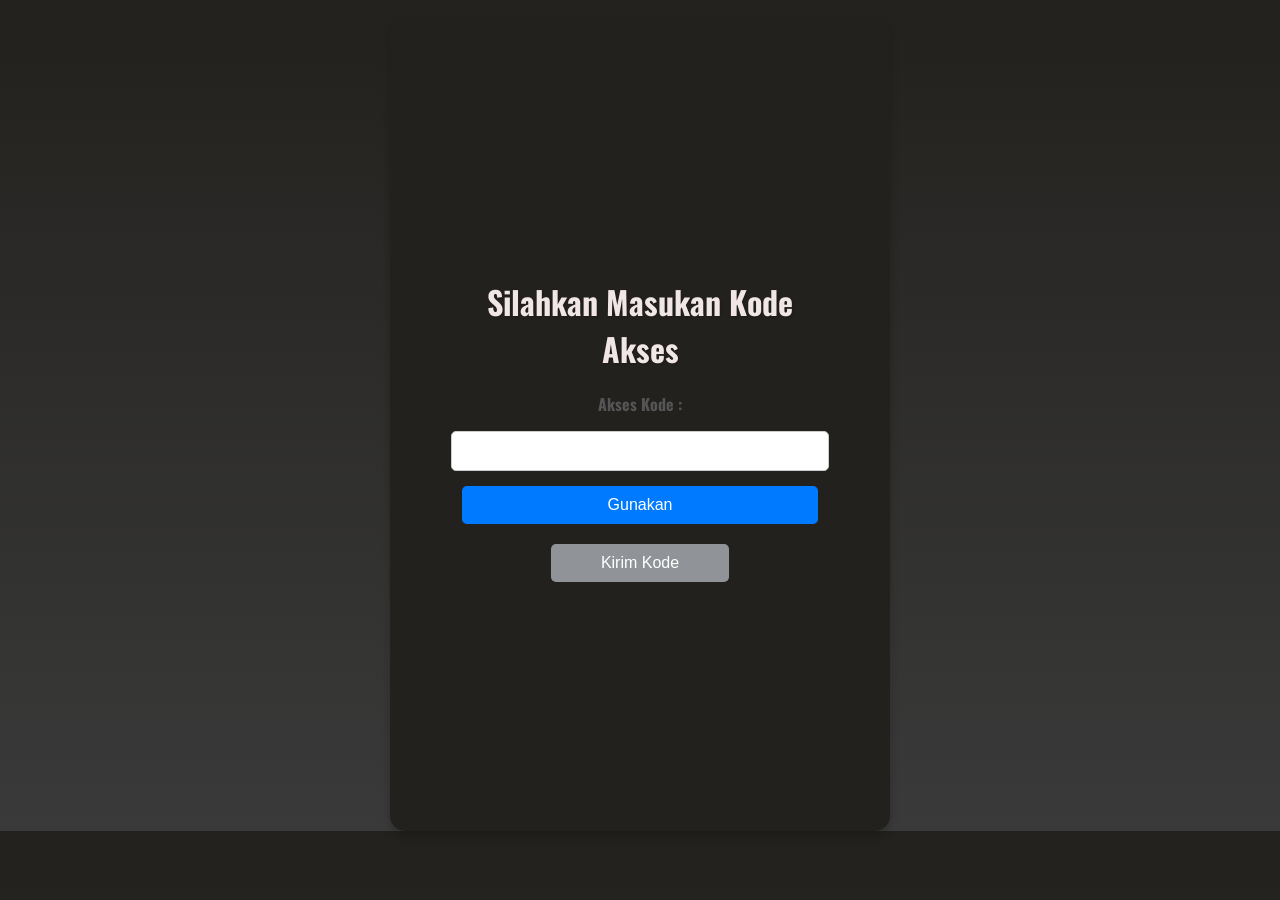
<file: Absensi-Demo/admin/index.html>
<!DOCTYPE html>
<html>
    <head>
        <title>Dashboard Kehadiran</title>
        <meta name="viewport" content="width=device-width, initial-scale=1.0, user-scalable=no">
        <link rel="stylesheet" type="text/css" href="style.css">
    </head>
    
    <body>
        <h1 id="title"></h1>
        <section></section>
        <script src="app.js"></script>
    </body>
</html>
</file>
<file: style.css>
/* Base Reset & Variables */
:root {
    --bg-color: #0f1115;
    --text-main: #e2e8f0;
    --text-muted: #94a3b8;
    --accent-color: #6366f1;
    --glass-bg: rgba(255, 255, 255, 0.03);
    --glass-border: rgba(255, 255, 255, 0.08);
}

* {
    margin: 0;
    padding: 0;
    box-sizing: border-box;
    font-family: 'Poppins', sans-serif;
}

body {
    background: var(--bg-color);
    background-image: radial-gradient(circle at top right, #1e1b4b 0%, transparent 40%),
                      radial-gradient(circle at bottom left, #0f172a 0%, transparent 40%);
    color: var(--text-main);
    line-height: 1.6;
    overflow: hidden; /* Prevent body scroll, handle in main container */
}

/* Typography Utility */
.mt-2 { margin-top: 0.5rem; }
.mt-4 { margin-top: 1.5rem; }
.subtitle { color: var(--text-muted); font-size: 0.95rem; }
.sub-heading { font-size: 1.3rem; color: #fff; margin-bottom: 0.5rem; }

/* Snap Container */
.snap-container {
    height: 100vh;
    overflow-y: scroll;
    scroll-snap-type: y mandatory;
    scroll-behavior: smooth;
    scrollbar-width: none; /* Hide scrollbar for cleaner look */
}
.snap-container::-webkit-scrollbar { display: none; }

/* Sections */
.section {
    height: 100vh;
    scroll-snap-align: start;
    display: flex;
    flex-direction: column;
    align-items: center;
    justify-content: center;
    padding: 2rem;
    text-align: center;
    position: relative;
    width: 100%;
}

h2 {
    font-size: 2.5rem;
    margin-bottom: 1rem;
    font-weight: 600;
    letter-spacing: -0.5px;
}

p {
    font-size: 1.05rem;
    max-width: 600px;
    margin: 0 auto 1rem auto;
    color: var(--text-muted);
}

/* Glassmorphism Panel */
.glass-panel {
    background: var(--glass-bg);
    backdrop-filter: blur(12px);
    -webkit-backdrop-filter: blur(12px);
    border: 1px solid var(--glass-border);
    border-radius: 16px;
    padding: 2.5rem;
    box-shadow: 0 8px 32px rgba(0, 0, 0, 0.3);
}

/* Profile Specific */
.profile-container {
    max-width: 600px;
    width: 100%;
}

.profile-glow {
    position: relative;
    width: 150px;
    height: 150px;
    margin: 0 auto 1.5rem auto;
}

.profile-glow::after {
    content: '';
    position: absolute;
    top: 50%;
    left: 50%;
    transform: translate(-50%, -50%);
    width: 160px;
    height: 160px;
    background: var(--accent-color);
    border-radius: 50%;
    filter: blur(25px);
    z-index: -1;
    opacity: 0.4;
}

.profile-img {
    width: 150px;
    height: 150px;
    border-radius: 50%;
    border: 3px solid rgba(255, 255, 255, 0.1);
    object-fit: cover;
}

.name { 
    font-size: 3rem; 
    font-weight: 700;
    background: linear-gradient(to right, #fff, #94a3b8);
    -webkit-background-clip: text;
    -webkit-text-fill-color: transparent;
}

.bio { 
    font-size: 1.1rem; 
    margin-bottom: 2rem; 
    color: var(--text-muted); 
}

/* Buttons */
.button-links {
    display: flex;
    flex-direction: column;
    gap: 1rem;
    align-items: center;
}

.button-link {
    text-decoration: none;
    padding: 12px 24px;
    border-radius: 8px;
    font-weight: 500;
    transition: all 0.3s ease;
    min-width: 280px;
    display: flex;
    align-items: center;
    justify-content: center;
    gap: 0.75rem;
}

.primary-btn {
    background: linear-gradient(135deg, #5865F2, #4752C4); /* Discord purple/blue */
    color: #fff;
    box-shadow: 0 4px 15px rgba(88, 101, 242, 0.3);
}

.primary-btn:hover {
    transform: translateY(-2px);
    box-shadow: 0 6px 20px rgba(88, 101, 242, 0.5);
}

.secondary-btn {
    background: rgba(255, 255, 255, 0.05);
    color: #fff;
    border: 1px solid rgba(255, 255, 255, 0.1);
}

.secondary-btn:hover {
    background: rgba(255, 255, 255, 0.1);
    transform: translateY(-2px);
}

.small-btn {
    min-width: auto;
    width: 100%;
    padding: 10px;
    background: rgba(255,255,255,0.05);
    border: 1px solid rgba(255,255,255,0.1);
    color: #fff;
    margin-top: auto;
}

.small-btn:hover {
    background: #fff;
    color: #000;
}

/* Scroll Indicator */
.scroll-indicator {
    position: absolute;
    bottom: 40px;
    left: 50%;
    transform: translateX(-50%);
    display: flex;
    flex-direction: column;
    align-items: center;
    color: var(--text-muted);
    font-size: 0.85rem;
    letter-spacing: 1px;
    text-transform: uppercase;
    opacity: 0.7;
}

.scroll-indicator .arrow {
    width: 14px;
    height: 14px;
    border-bottom: 2px solid #fff;
    border-right: 2px solid #fff;
    transform: rotate(45deg);
    margin-bottom: 10px;
    animation: bounce 2s infinite;
}

@keyframes bounce {
    0%, 20%, 50%, 80%, 100% { transform: translateY(0) rotate(45deg); }
    40% { transform: translateY(-10px) rotate(45deg); }
    60% { transform: translateY(-5px) rotate(45deg); }
}

/* Text Content Container (About Section) */
.text-content {
    max-width: 800px;
    text-align: left;
}

/* Carousel System */
.carousel-wrapper {
    position: relative;
    width: 100%;
    max-width: 1000px;
    margin: 2rem auto;
}

.carousel {
    display: flex;
    gap: 1.5rem;
    overflow-x: auto;
    scroll-snap-type: x mandatory;
    scroll-behavior: smooth;
    padding: 1rem;
    scrollbar-width: none;
    -webkit-overflow-scrolling: touch;
}
.carousel::-webkit-scrollbar { display: none; }

.carousel-card {
    flex: 0 0 300px;
    scroll-snap-align: center;
    padding: 1.5rem;
    display: flex;
    flex-direction: column;
    transition: transform 0.3s ease, box-shadow 0.3s ease;
}

.carousel-card:hover {
    transform: translateY(-8px);
    box-shadow: 0 12px 30px rgba(0,0,0,0.4);
    border-color: rgba(255,255,255,0.2);
}

.card-img {
    width: 100%;
    aspect-ratio: 16 / 9;
    border-radius: 8px;
    object-fit: cover;
    margin: 1rem 0;
}

.carousel-card h3 {
    font-size: 1.1rem;
    color: #fff;
}

.carousel-card p {
    font-size: 0.9rem;
    margin-bottom: 1.5rem;
}

.carousel-arrow {
    position: absolute;
    top: 45%;
    transform: translateY(-50%);
    background: rgba(255, 255, 255, 0.1);
    backdrop-filter: blur(4px);
    color: white;
    border: 1px solid rgba(255,255,255,0.1);
    border-radius: 50%;
    width: 48px;
    height: 48px;
    font-size: 1.2rem;
    cursor: pointer;
    z-index: 2;
    transition: all 0.3s ease;
    display: flex;
    align-items: center;
    justify-content: center;
}

.carousel-arrow:hover { 
    background: rgba(255, 255, 255, 0.2); 
    transform: translateY(-50%) scale(1.1);
}
.carousel-arrow.prev { left: -20px; }
.carousel-arrow.next { right: -20px; }

/* Carousel Dots */
.carousel-dots {
    display: flex;
    justify-content: center;
    gap: 8px;
    margin-top: 1rem;
}

.carousel-dot {
    width: 8px;
    height: 8px;
    background: rgba(255,255,255,0.2);
    border-radius: 50%;
    cursor: pointer;
    transition: all 0.3s ease;
}

.carousel-dot.active {
    background: var(--accent-color);
    transform: scale(1.5);
}

/* Contact & QR Layout */
.qr-layout {
    display: flex;
    align-items: center;
    justify-content: space-between;
    gap: 3rem;
    max-width: 900px;
}

.contact-text {
    flex: 1;
}

.contact-list {
    list-style: none;
    margin-top: 1.5rem;
}

.contact-list li {
    margin-bottom: 1rem;
    font-size: 1.1rem;
    color: var(--text-muted);
}

.contact-list a {
    color: var(--accent-color);
    text-decoration: none;
    font-weight: 600;
    transition: color 0.2s;
}

.contact-list a:hover {
    color: #fff;
}

.qr-container {
    text-align: center;
    padding: 1.5rem;
    background: rgba(0, 0, 0, 0.2);
    border-radius: 16px;
    border: 1px solid rgba(255,255,255,0.05);
}

.qr-bg img {
    width: 150px;
    height: 150px;
    border-radius: 8px;
}

/* Container styling */
.small-webapp .webapp-content {
    padding: 20px;
    text-align: center;
}

.small-webapp h2 {
    margin-bottom: 30px;
    font-size: 1.8rem;
    color: #ffffff; /* Adjust based on your theme */
}

/* Grid layout for the buttons */
.app-grid {
    display: grid;
    grid-template-columns: repeat(auto-fit, minmax(280px, 1fr));
    gap: 20px;
    width: 100%;
}

/* Beautiful Flex Button/Card */
.app-btn {
    display: flex;
    align-items: center;
    background: rgba(255, 255, 255, 0.08); /* Light transparent background */
    border: 1px solid rgba(255, 255, 255, 0.15); /* Subtle border */
    border-radius: 16px;
    padding: 16px 20px;
    text-decoration: none;
    color: inherit;
    transition: all 0.3s ease;
    backdrop-filter: blur(10px);
    -webkit-backdrop-filter: blur(10px);
}

/* Hover effects */
.app-btn:hover {
    background: rgba(255, 255, 255, 0.15);
    border-color: rgba(255, 255, 255, 0.3);
    transform: translateY(-5px); /* Lifts the button up slightly */
    box-shadow: 0 10px 20px rgba(0, 0, 0, 0.2);
}

/* Icon styling */
.app-icon {
    font-size: 2rem;
    margin-right: 16px;
    display: flex;
    align-items: center;
    justify-content: center;
    min-width: 50px;
    height: 50px;
    background: rgba(255, 255, 255, 0.1);
    border-radius: 12px;
}

/* Text Container inside button */
.app-text {
    text-align: left;
}

.app-text h3 {
    margin: 0 0 4px 0;
    font-size: 1.1rem;
    color: #ffffff;
    font-weight: 600;
}

.app-text p {
    margin: 0;
    font-size: 0.85rem;
    color: #b0b0b0; /* Softer text color for description */
    line-height: 1.4;
}

/* Existing Glass Panel Base (just in case you need to tweak yours) */
.glass-panel {
    background: rgba(20, 20, 20, 0.4);
    border-radius: 24px;
    box-shadow: 0 4px 30px rgba(0, 0, 0, 0.1);
    backdrop-filter: blur(8px);
    -webkit-backdrop-filter: blur(8px);
    border: 1px solid rgba(255, 255, 255, 0.05);
    padding: 20px;
}

/* Responsive Design */
@media (max-width: 800px) {
    .qr-layout {
        flex-direction: column;
        gap: 2rem;
        text-align: center;
    }
    
    .text-content {
        text-align: center;
    }
    
    .carousel-arrow {
        display: none; /* Hide arrows on mobile, users swipe naturally */
    }
}

@media (max-width: 500px) {
    .section { padding: 1rem; }
    h2 { font-size: 2rem; }
    .carousel-card { flex: 0 0 85%; }
    .button-link { min-width: 100%; }
}
</file>
<file: Absensi-Demo/style.css>
@import url('https://fonts.googleapis.com/css2?family=Pacifico&family=Oswald:wght@300;400;500&display=swap');

section {
    max-width: 500px;
    width: 100%;
    margin: auto;
    display: flex;
    flex-direction: column;
    height: 90dvh;
    justify-content: center;
    align-items: center;
    text-align: center;
    background: linear-gradient(135deg, #22211e 0%, #22211e 100%);
    border-radius: 15px;
    box-shadow: 0 4px 8px rgba(0, 0, 0, 0.2);
}

section *{
    width: 95%;
}

body {
    margin: 0;
    padding: 0;
    font-family: 'Oswald', sans-serif;
    background: linear-gradient(to bottom, #22211e, #3a3a3a);
    color : #f1e6e6
}

h1 {
    font-size: 2rem;
    color: #f1e6e6;
    margin-bottom: 20px;
    text-shadow: 1px 1px 2px rgba(0, 0, 0, 0.2);
}

h2 {
    font-size: 1.5rem;
    color: #f1e6e6;
    margin-bottom: 20px;
    text-shadow: 1px 1px 2px rgba(0, 0, 0, 0.2);
}

p {
    font-size: 1rem;
    line-height: 1.5;
    color: #cfc8c8;
    margin-bottom: 15px;
    text-align: center;
}

#previewImage {
    position: absolute;
    margin: 20px 0;
}

#previewImage canvas {
    border: 2px solid #ddd;
    border-radius: 10px;
    box-shadow: 0 2px 4px rgba(0, 0, 0, 0.1);
}

form {
    display: flex;
    flex-direction: column;
    align-items: center;
    width: 100%;
}

form .info {
    font-size: 0.9rem;
    color: #666;
    margin-bottom: 10px;
}

form div {
    display: flex;
    flex-direction: column;
    align-items: center;
    margin: 10px 0;
}

form input[type="file"] {
    display: none;
}

form > div > label {
    padding: 10px 20px;
    font-size: 1rem;
    font-weight: bold;
    color: wheat;
    background: #000000;
    border: none;
    border-radius: 5px;
    cursor: pointer;
    transition: background 0.3s ease;
    outline: wheat 2px solid;
}

form > label {
    font-size: 1rem;
    font-weight: bold;
    color: wheat;
}

form label:hover {
    background: #191919;
}

form label:active {
    background: #323131;
}

form.small-form {
    display: flex;
    flex-direction: column;
    gap: 10px;
}

form.small-form label {
    font-size: 1rem;
    color: #555;
}

form input[type="text"] {
    padding: 10px;
    font-size: 1rem;
    border: 1px solid #ccc;
    border-radius: 5px;
    outline: none;
    transition: border-color 0.3s ease;
}

form input[type="text"]:focus {
    border-color: #007bff;
}

form button {
    padding: 10px;
    font-size: 1rem;
    color: white;
    background-color: #007bff;
    border: none;
    border-radius: 5px;
    cursor: pointer;
    transition: background-color 0.3s ease;
}

form button:hover {
    background-color: #0056b3;
}

p.info {
    font-size: 0.9rem;
    color: #666;
    text-align: center;
    margin: 0;
}

#divSubmit {
    position: fixed;
    text-align: center;
    bottom: 20%;
    width: 60%;
}

#divSubmit input[type="button"] {
    font-size: 1rem;
    padding: 10px;
    font-weight: bold;
    border: none;
    border-radius: 20px;
}

#divSubmit input[type="submit"] {
    padding: 10px 20px;
    font-size: 1.3rem;
    font-weight: bold;
    color: white;
    background-color: #28a745;
    border: none;
    border-radius: 5px;
    cursor: pointer;
    transition: background-color 0.3s ease, transform 0.2s ease;
}

#divSubmit input[type="submit"]:hover {
    background-color: #218838;
}

#divSubmit input[type="submit"]:active {
    transform: scale(0.98);
    background-color: #1e7e34;
}

div {
    display: flex;
    flex-direction: column;
    align-items: center;
}

#div-form {
    z-index: 2;
    width: 70%;
}

.notif {
    position: fixed;
    top: 3%;
    background: #00000080;
    padding: 0.2rem;
    font-size: 1rem;
}

/* Style specifically for the extra form container */
#extra-form {
    max-width: 500px;
    margin: 20px auto;
    width: 80%;
    overflow-y: auto;
}
  
#extra-form::-webkit-scrollbar {
    display: none; /* Hides the scrollbar in webkit browsers like Chrome and Safari */
}

#extra-form {
    -ms-overflow-style: none;  /* Hides the scrollbar in Internet Explorer and Edge */
    scrollbar-width: none; /* Hides the scrollbar in Firefox */
}
  
/* Style the labels */
#extra-form label {
    display: block;
    font-weight: bold;
    margin-bottom: 5px;
    color: #f6f6f6;
}

/* Style the input fields */
#extra-form input[type="text"],
#extra-form input[type="file"] {
    width: 100%;
    padding: 8px;
    margin-bottom: 15px;
    border: 1px solid #ccc;
    border-radius: 4px;
    box-sizing: border-box;
}

/* Style the submit button */
#extra-form input[type="submit"] {
    background-color: #007BFF;
    color: #fff;
    border: none;
    padding: 10px 15px;
    border-radius: 4px;
    cursor: pointer;
    font-size: 16px;
}

/* Change button hover effect */
#extra-form input[type="submit"]:hover {
    background-color: #0056b3;
}

/* Style the image preview container */
#extra-form #imagePreviewContainer {
    display: flex;
    flex-wrap: wrap;
    gap: 10px;
    margin-bottom: 15px;
    flex-direction: row;
    justify-content: center;
}

/* Style the preview images */
#extra-form #imagePreviewContainer canvas {
    width: 100px;
    height: auto;
    border: 1px solid #ccc;
    border-radius: 4px;
}

label[for="fileKegiatan"] {
    background: #bb3d03;
    width: 60%;
    padding: 7px 0px;
    font-size: 1.3rem;
    border-radius: 7px;
}

div#errorContainer {
    position: absolute;
    top: 1%;
    width: 70%;
}

#errorContainer p {
    font-size: 1.2rem;
    color: white;
    background: #7a0101;
    margin: 6px 17px;
    border-radius: 7px;
    padding: 7px;
}
</file>
<file: Absensi-Demo/admin/style.css>
@import url('https://fonts.googleapis.com/css2?family=Pacifico&family=Oswald:wght@300;400;500&display=swap');

section {
    max-width: 500px;
    width: 100%;
    margin: auto;
    display: flex;
    flex-direction: column;
    height: 90dvh;
    justify-content: center;
    align-items: center;
    text-align: center;
    background: linear-gradient(135deg, #22211e 0%, #22211e 100%);
    border-radius: 15px;
    box-shadow: 0 4px 8px rgba(0, 0, 0, 0.2);
}

section *{
    width: 95%;
}

body {
    margin: 0;
    padding: 0;
    font-family: 'Oswald', sans-serif;
    background: linear-gradient(to bottom, #22211e, #3a3a3a);
    color : #f1e6e6
}

h1 {
    font-size: 2rem;
    color: #f1e6e6;
    margin-bottom: 20px;
    text-shadow: 1px 1px 2px rgba(0, 0, 0, 0.2);
}

h2 {
    font-size: 1.5rem;
    color: #f1e6e6;
    margin-bottom: 20px;
    text-shadow: 1px 1px 2px rgba(0, 0, 0, 0.2);
}

p {
    font-size: 1rem;
    line-height: 1.5;
    color: #cfc8c8;
    margin-bottom: 15px;
    text-align: center;
}

#previewImage {
    position: absolute;
    margin: 20px 0;
}

#previewImage canvas {
    border: 2px solid #ddd;
    border-radius: 10px;
    box-shadow: 0 2px 4px rgba(0, 0, 0, 0.1);
}

form {
    display: flex;
    flex-direction: column;
    align-items: center;
    width: 100%;
}

form .info {
    font-size: 0.9rem;
    color: #666;
    margin-bottom: 10px;
}

form div {
    display: flex;
    flex-direction: column;
    align-items: center;
    margin: 10px 0;
}

form input[type="file"] {
    display: none;
}

form > div > label {
    padding: 10px 20px;
    font-size: 1rem;
    font-weight: bold;
    color: wheat;
    background: #000000;
    border: none;
    border-radius: 5px;
    cursor: pointer;
    transition: background 0.3s ease;
    outline: wheat 2px solid;
}

form > label {
    font-size: 1rem;
    font-weight: bold;
    color: wheat;
}

form label:hover {
    background: #191919;
}

form label:active {
    background: #323131;
}

form.small-form {
    display: flex;
    flex-direction: column;
    gap: 15px;
}

form.small-form label {
    font-size: 1rem;
    color: #555;
}

form input[type="text"] {
    padding: 10px;
    font-size: 1rem;
    border: 1px solid #ccc;
    border-radius: 5px;
    outline: none;
    transition: border-color 0.3s ease;
}

form input[type="text"]:focus {
    border-color: #007bff;
}

form button {
    padding: 10px;
    font-size: 1rem;
    color: white;
    background-color: #007bff;
    border: none;
    border-radius: 5px;
    cursor: pointer;
    transition: background-color 0.3s ease;
}

form button:hover {
    background-color: #0056b3;
}

p.info {
    font-size: 0.9rem;
    color: #666;
    text-align: center;
    margin: 0;
}

#divSubmit {
    position: fixed;
    text-align: center;
    bottom: 10%;
    width: 60%;
}

#divSubmit input[type="button"] {
    font-size: 1rem;
    padding: 10px;
    font-weight: bold;
    border: none;
    border-radius: 20px;
}

#divSubmit input[type="submit"] {
    padding: 10px 20px;
    font-size: 1.3rem;
    font-weight: bold;
    color: white;
    background-color: #28a745;
    border: none;
    border-radius: 5px;
    cursor: pointer;
    transition: background-color 0.3s ease, transform 0.2s ease;
}

#divSubmit input[type="submit"]:hover {
    background-color: #218838;
}

#divSubmit input[type="submit"]:active {
    transform: scale(0.98);
    background-color: #1e7e34;
}

div {
    display: flex;
    flex-direction: column;
    align-items: center;
}

#div-form {
    z-index: 2;
    width: 70%;
}

.notif {
    position: fixed;
    top: 3%;
    background: #00000080;
    padding: 0.2rem;
    font-size: 1rem;
}

/* Style specifically for the extra form container */
#extra-form {
    max-width: 500px;
    margin: 20px auto;
    width: 80%;
    overflow-y: auto;
}
  
#extra-form::-webkit-scrollbar {
    display: none; /* Hides the scrollbar in webkit browsers like Chrome and Safari */
}

#extra-form {
    -ms-overflow-style: none;  /* Hides the scrollbar in Internet Explorer and Edge */
    scrollbar-width: none; /* Hides the scrollbar in Firefox */
}
  
/* Style the labels */
#extra-form label {
    display: block;
    font-weight: bold;
    margin-bottom: 5px;
    color: #f6f6f6;
}

/* Style the input fields */
#extra-form input[type="text"],
#extra-form input[type="file"] {
    width: 100%;
    padding: 8px;
    margin-bottom: 15px;
    border: 1px solid #ccc;
    border-radius: 4px;
    box-sizing: border-box;
}

/* Style the submit button */
#extra-form input[type="submit"] {
    background-color: #007BFF;
    color: #fff;
    border: none;
    padding: 10px 15px;
    border-radius: 4px;
    cursor: pointer;
    font-size: 16px;
}

/* Change button hover effect */
#extra-form input[type="submit"]:hover {
    background-color: #0056b3;
}

/* Style the image preview container */
#extra-form #imagePreviewContainer {
    display: flex;
    flex-wrap: wrap;
    gap: 10px;
    margin-bottom: 15px;
    flex-direction: row;
    justify-content: center;
}

/* Style the preview images */
#extra-form #imagePreviewContainer canvas {
    width: 100px;
    height: auto;
    border: 1px solid #ccc;
    border-radius: 4px;
}

label[for="fileKegiatan"] {
    background: #bb3d03;
    width: 60%;
    padding: 7px 0px;
    font-size: 1.3rem;
    border-radius: 7px;
}

div#errorContainer {
    position: absolute;
    top: 1%;
    width: 70%;
}

#errorContainer p {
    font-size: 1.2rem;
    color: white;
    background: #7a0101;
    margin: 6px 17px;
    border-radius: 7px;
    padding: 7px;
}

div.center {
    width: 50%;
    margin: 20px auto;
}

input.button {
    padding: 10px;
    font-size: 1rem;
    color: white;
    background-color: #909498;
    border: none;
    border-radius: 5px;
    cursor: pointer;
    transition: background-color 0.3s ease;
}
</file>
